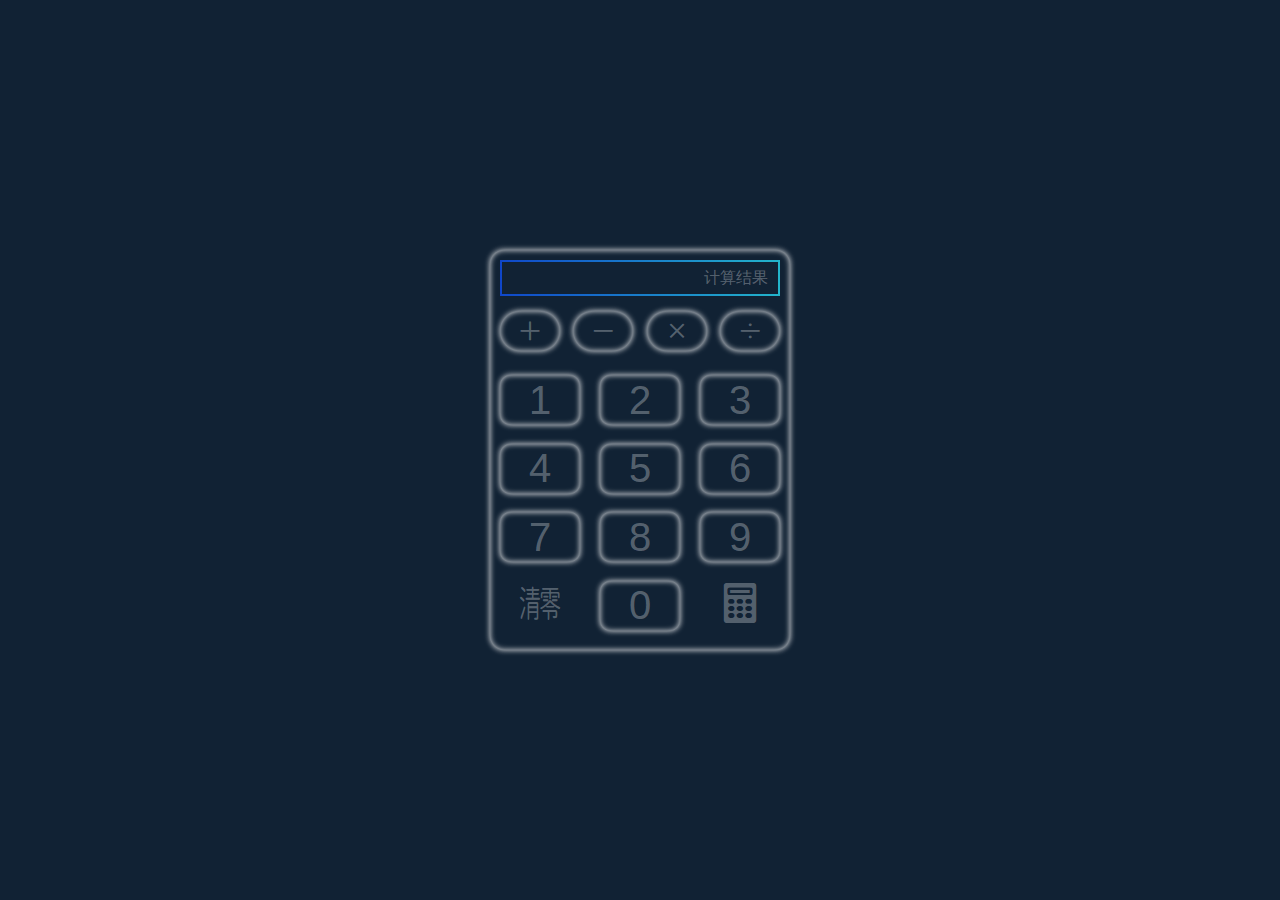
<file: Calculator/index.html>
<!DOCTYPE html>
<html lang="en">
<head>
    <meta charset="UTF-8">
    <meta name="viewport" content="width=device-width, initial-scale=1.0">
    <title>Calculator</title>
    <link rel="stylesheet" href="./css/index.css">
</head>
<body>
    <div class="container">
        <div class="cal-box">
            <div id="result" class="cal-result">
                <input type="text" readonly="true" placeholder="计算结果">
            </div>
            <div class="cal-select-algorithm">
                <span class="addtion"></span>
                <span class="subtraction"></span>
                <span class="multiplication"></span>
                <span class="divstion"></span>
            </div>
            <div class="cal-number-btn">
                <ul>
                    <li class="num-btn">1</li>
                    <li class="num-btn">2</li>
                    <li class="num-btn">3</li>
                    <li class="num-btn">4</li>
                    <li class="num-btn">5</li>
                    <li class="num-btn">6</li>
                    <li class="num-btn">7</li>
                    <li class="num-btn">8</li>
                    <li class="num-btn">9</li>
                    <li class="empty-btn"></li>
                    <li class="num-btn ">0</li>
                    <li class="entry-btn"></li>
                </ul>
            </div>
        </div>
    </div>
    <script src="./js/index.js"></script>
</body>
</html>
</file>
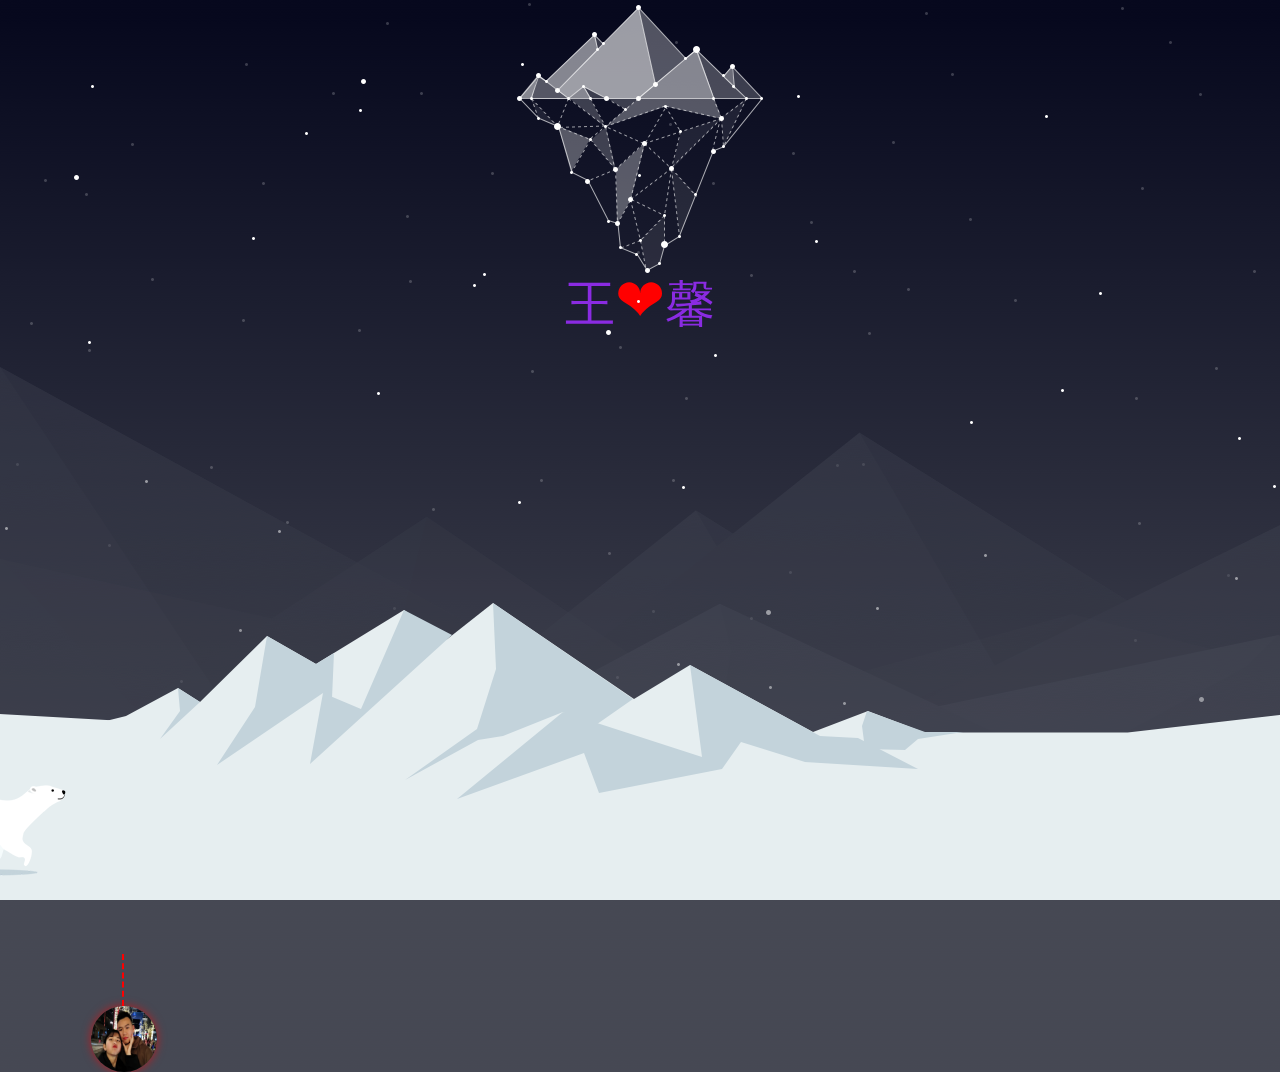
<file: runBear/index.html>
<!DOCTYPE html>
<html lang="en">
<head>
    <meta charset="UTF-8">
    <meta name="viewport" content="width=device-width, initial-scale=1.0">
    <meta http-equiv="X-UA-Compatible" content="ie=edge">
    <link rel="stylesheet" href="./css/index.css">
    <title>王❤馨</title>
</head>
<body>
    <div class="music-play">
        <audio autoplay loop>
            <source src="music.mp3" type="audio/mpeg">
        </audio>
    </div>
    <div class="bg-space">
    </div>
    <div class="scene">
        <p>王<em>❤</em>馨</p>
        <span></span>
    </div>
    <div class="bg-mountain1"></div>
    <div class="bg-mountain2"></div>
    <div class="bg-mountain3"></div>
    <div class="bear"></div>
</body>
</html>
</file>
<file: Calculator/css/index.css>
@font-face {
    font-family: 'iconfont';
    src: url('../fonts/iconfont.eot');
    src: url('../fonts/iconfont.eot?#iefix') format('embedded-opentype'),
        url('../fonts/iconfont.woff2') format('woff2'),
        url('../fonts/iconfont.woff') format('woff'),
        url('../fonts/iconfont.ttf') format('truetype'),
        url('../fonts/iconfont.svg#iconfont') format('svg');
  }
.iconfont {
    font-family: "iconfont" !important;
    font-size: 16px;
    font-style: normal;
    -webkit-font-smoothing: antialiased;
    -moz-osx-font-smoothing: grayscale;
  }

* {
    margin: 0;
    padding: 0;
    vertical-align: middle;
    box-sizing: border-box;
}
body {
    font-family: 'Lucida Sans', 'Lucida Sans Regular', 'Lucida Grande', 'Lucida Sans Unicode', Geneva, Verdana, sans-serif;
    font-size: 14px;
    color: rgba(255, 255, 255, .3);
    background: #112234;
    height: 100vh;
    display: flex;
    justify-content: center;
    align-items: center;
}
ul li {
    list-style: none;
}

.container {
    width: 300px;
    height: 400px;
    border-radius: 14px;
    box-shadow: inset 0 0 5px rgba(255, 255, 255, .5),
                inset 0 0 6px rgba(255, 255, 255, .5),
                0 0 5px rgba(255, 255, 255, .5),
                0 0 6px rgba(255, 255, 255, .5);
    padding: 10px;
    display: flex;
    justify-content: center;
    align-items: center;
    transition: all .5s;
}
.container:hover {
    box-shadow: inset 0 0 5px rgba(25, 145, 89, 0.5),
                inset 0 0 6px rgba(25, 145, 89, 0.5),
                0 0 5px rgba(25, 145, 89, 0.5),
                0 0 5px rgba(25, 145, 89, 0.5);
}
.cal-box {
    width: 100%;
    height: 100%;
    display: flex;
    flex-direction: column;
}
.cal-result {
    width: 100%;
    height: 50px;
}
.cal-result input[type="text"] {
    width: 100%;
    height: 100%;
    border-radius: 10px;
    outline: none;
    border: none;
    background-color: rgba(255, 255, 255, 0.164);
    text-align: right;
    padding: 0 10px;
    border:2px transparent solid;
    background: 0;
    border-image: linear-gradient(to right,#0f44c9,#23b7cb) 1 10;;
    /* box-shadow: inset 0 0 5px rgba(255, 255, 255, .5),
                inset 0 0 6px rgba(255, 255, 255, .5),
                0 0 5px rgba(255, 255, 255, .5),
                0 0 6px rgba(255, 255, 255, .5); */
                
    font-size: 16px;
}
.cal-result input[type="text"]::placeholder {
    color: rgba(255, 255, 255, .3);
}
.cal-select-algorithm {
    width: 100%;
    height: 40px;
    display: flex;
    justify-content: space-between;
    align-items: center;
}
.cal-select-algorithm span {
    margin-top: 30px;
    width: 60px;
    height: 100%;
    text-align: center;
    line-height: 40px;
    box-shadow: inset 0 0 5px rgba(255, 255, 255, .5),
                inset 0 0 6px rgba(255, 255, 255, .5),
                0 0 5px rgba(255, 255, 255, .5),
                0 0 6px rgba(255, 255, 255, .5);
    border-radius: 24px;
    transition: all .3s;
    font-size: 0;
}
.cal-select-algorithm .addtion::after {
    display: block;
    width: 100%;
    height: 100%;
    content: '\e61e';
    font-family: "iconfont";
    font-size: 30px;
    color:rgba(255, 255, 255, .3);
}
.addtion:hover {
    background-color: rgba(255, 255, 255, .6);
}
.cal-select-algorithm .subtraction::after {
    display: block;
    width: 100%;
    height: 100%;
    content: '\e61d';
    font-family: "iconfont";
    font-size: 30px;
    color:rgba(255, 255, 255, .3);
}
.subtraction:hover {
    background-color: rgba(255, 255, 255, .6);
}
.cal-select-algorithm .multiplication::after {
    display: block;
    width: 100%;
    height: 100%;
    content: '\e61f';
    font-family: "iconfont";
    font-size: 30px;
    color:rgba(255, 255, 255, .3);
}
.multiplication:hover {
    background-color: rgba(255, 255, 255, .6);
}
.cal-select-algorithm .divstion::after {
    display: block;
    width: 100%;
    height: 100%;
    content: '\e61c';
    font-family: "iconfont";
    font-size: 30px;
    color:rgba(255, 255, 255, .3);
}
.divstion:hover {
    background-color: rgba(255, 255, 255, .6);
}

.cal-number-btn {
    width: 100%;
    height: 100%;
    margin-top: 30px;
}
.cal-number-btn ul {
    width: 100%;
    height: 100%;
    display: flex;
    flex-wrap: wrap;
    justify-content: space-between;
    align-items: center;
}
.cal-number-btn ul li {
    width: 80px;
    height: 50px;
    display: flex;
    justify-content: center;
    align-items: center;
    font-size: 40px;
    box-shadow: inset 0 0 5px rgba(255, 255, 255, .5),
                inset 0 0 6px rgba(255, 255, 255, .5),
                0 0 5px rgba(255, 255, 255, .5),
                0 0 6px rgba(255, 255, 255, .5);
    border-radius: 10px;
    transition: all .3s;
}
.cal-number-btn ul .empty-btn, .cal-number-btn ul .entry-btn {
    box-shadow: none;
}
.empty-btn::after {
    display: block;
    width: 100%;
    height: 100%;
    text-align: center;
    content: '\e602';
    font-family: "iconfont";
}
.entry-btn::after {
    display: block;
    width: 100%;
    height: 100%;
    text-align: center;
    content: '\e69c';
    font-family: "iconfont";
}
.cal-number-btn ul li:hover {
    color: #569875;
    box-shadow: inset 0 0 5px rgba(121, 31, 106, 0.5),
                inset 0 0 6px rgba(121, 31, 106, 0.5),
                0 0 5px rgba(121, 31, 106, 0.5),
                0 0 5px rgba(121, 31, 106, 0.5);
}
.cal-number-btn ul .empty-btn:hover, .cal-number-btn ul .entry-btn:hover {
    box-shadow: none;
}
</file>
<file: runBear/css/index.css>
* {
    margin: 0;
    padding: 0;
}
body {
    width: 100%;
    height: 100%;
    background: url(../images/bg-container-b19993e.png) repeat-x;
}
.bg-space {
    z-index: 0;
    position: absolute;
    top: 0;
    width: 100%;
    height: 100%;
    position: absolute;
    background-image: url(../images/bg-space-6e69cd1.png);
    transform: translate3d(0, 0, 0);
    animation: moving 460s linear 0.8s infinite normal none;
}
.bg-mountain1 {
    z-index: 2;
    position: absolute;
    bottom: 0;
    left: 0;
    width: 100%;
    height: 336px;
    background-image: url(../images/bg-mountain-1-11661c6.png);
    background-repeat: no-repeat;
    animation: bg 40s linear infinite;
}
.bg-mountain2 {
    position: absolute;
    bottom: 0;
    left: 0;
    width: 100%;
    height: 384px;
    background-image: url(../images/bg-mountain-2-f8a4360.png);
    background-repeat: no-repeat;
    opacity: .1;
    animation: bg 50s linear infinite;
}
.bg-mountain3 {
    z-index: 1;
    position: absolute;
    bottom: 0;
    left: 0;
    width: 100%;
    height: 569px;
    background-image: url(../images/bg-mountain-3-54c28fd.png);
    background-repeat: no-repeat;
    opacity: .5;
    animation: bg 70s linear infinite;
}
.bear {
    z-index: 3;
    position: absolute;
    bottom: 0;
    left: 0;
    width: 200px;
    height: 120px;
    background-image: url(../images/bear-25676f9.png);
    background-repeat: no-repeat;
    transform: translateX(-50%);
    animation: bear 0.8s steps(8)infinite, move 6s forwards .2s;
}
.scene {
    margin: 5px auto;
    width: 246px;
    height: 268px;
    background: url(../images/bg-scene-2-icon-d74291a.png) no-repeat;
    animation: sceneMove 5s ease-in-out infinite;
}
.scene p {
    text-align: center;
    line-height: 600px;
    color: blueviolet;
    font-size: 50px;
    font-family: monospace;
}
.scene p em {
    font-style: normal;
    color: red;
    font-size: 60px;
}
.scene span {
    content: "";
    width: 1px;
    height: 52px;
    border-left: 2px dashed red;
    position: absolute;
    bottom: -106px;
    left: 122px;
    transform-origin: top;
    animation: swing 5s ease-in-out infinite;

}
.scene span::after {
    position: absolute;
    top: 52px;
    left: -33px;
    display: block;
    content: "";
    width: 66px;
    height: 66px;
    background: url(../images/520.jpg) no-repeat;
    background-size: 100% 100%;
    box-shadow: 0 0 10px rgba(255, 0, 0, 0.6);
    border-radius: 50%;
}

@keyframes swing {
    0% {
        transform: rotate(-60deg);
    }
    50% {
        transform: rotate(60deg);
    }
    100% {
        transform: rotate(-60deg);
    }
}

@keyframes moving {
    from {
        background-position: 0,0;
    }
    to {
        background-position: -1200px,0;
    }
}
@keyframes bg {
    from {
        background-position: 0, 0;
    }
    to {
        background-position: -1200px,0;
    }
}
@keyframes bear {
    from {
        background-position: 0, 0;
    }
    to {
        background-position: -1600px, 0;
    }
}
@keyframes move {
    from {
        left: 0;
    }
    to {
        left: 50%;
    }
}
@keyframes sceneMove {
    0% {
        transform: translate(0);
    }
    50% {
        transform: translate(0,26px);
    }
    100% {
        transform: translate(0);
    }
}
</file>
